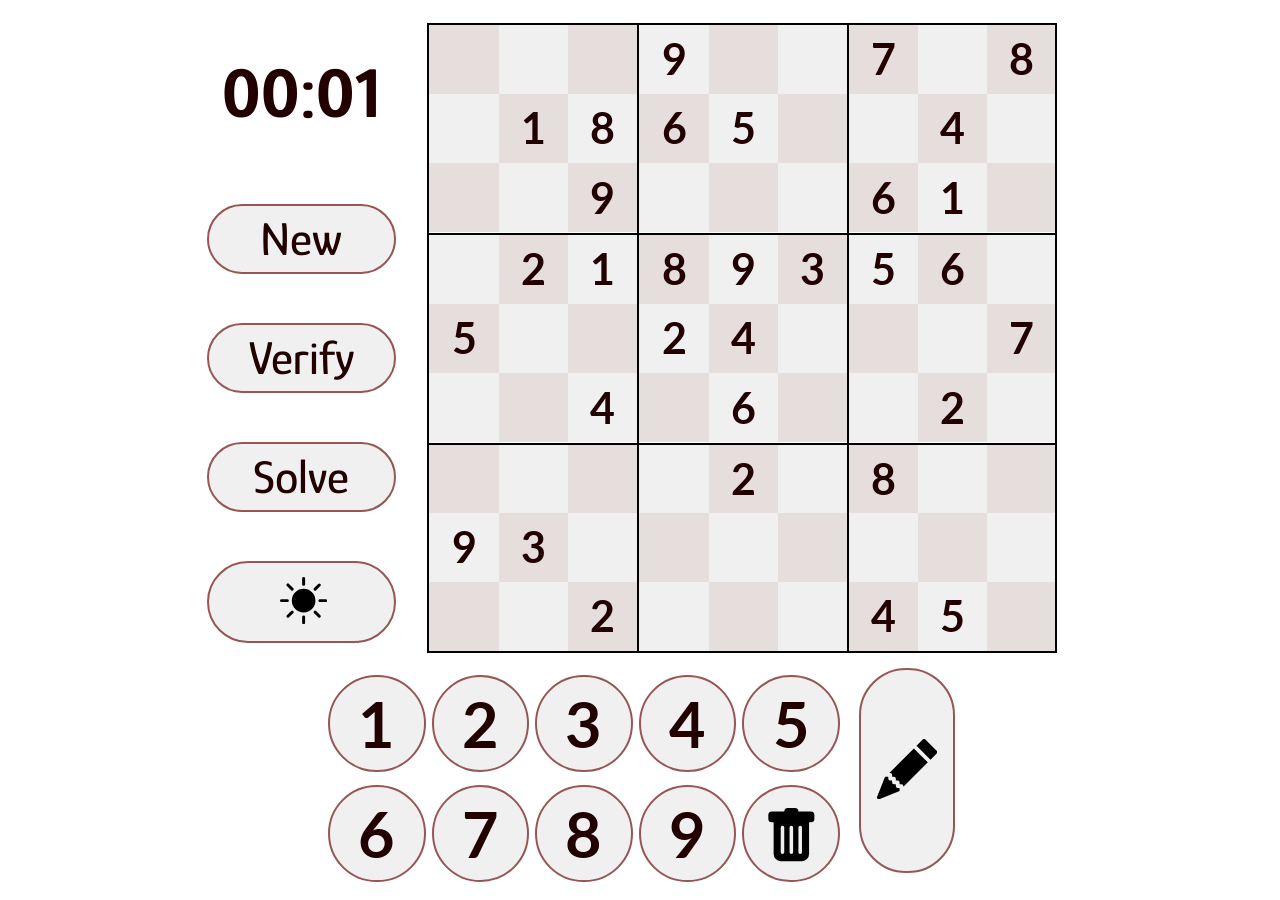
<file: sudoku/index.html>
<!DOCTYPE html>
<html lang="en">

<head>
    <title>Sudoku</title>
    <meta content="width=device-width, initial-scale=1" name="viewport" />
    <link rel="shortcut icon" href="PuzzlePiece.ico" type="image/x-icon">
    <!-- link stylesheet to reset default css styles (this makes it consistent across browsers) -->
    <link rel="stylesheet" href="reset.css">
    <!-- link styles -->
    <link rel="stylesheet" href="styles.css">
    <!-- link fonts from google -->
    <link rel="preconnect" href="https://fonts.googleapis.com">
    <link rel="preconnect" href="https://fonts.gstatic.com" crossorigin>
    <link
        href="https://fonts.googleapis.com/css2?family=Glory:ital,wght@0,100;0,200;0,300;0,400;0,500;0,600;0,700;0,800;1,100;1,200;1,300;1,400;1,500;1,600;1,700;1,800&family=Lato:ital,wght@0,100;0,300;0,400;0,700;0,900;1,100;1,300;1,400;1,700;1,900&display=swap"
        rel="stylesheet">
    
</head>

<body class="lightTheme">


    </div>
    <div id="boardHolder">
        <div class="leftButtonsHolder">
            <div id="timer">00:00</div>
            <div class="defaultButton" id="new">New</span></div>
            <div class="defaultButton" id="verify">Verify</span></div>
            <div class="defaultButton" id="solve">Solve</span></div>
            <div class="defaultButton" id="submit">Submit</span></div>
            <div class="defaultButton" id="darktheme"><svg id="sunIcon" xmlns="http://www.w3.org/2000/svg" width="1em"
                    height="1em" class="bi bi-brightness-high-fill" viewBox="0 0 16 16">
                    <path
                        d="M12 8a4 4 0 1 1-8 0 4 4 0 0 1 8 0zM8 0a.5.5 0 0 1 .5.5v2a.5.5 0 0 1-1 0v-2A.5.5 0 0 1 8 0zm0 13a.5.5 0 0 1 .5.5v2a.5.5 0 0 1-1 0v-2A.5.5 0 0 1 8 13zm8-5a.5.5 0 0 1-.5.5h-2a.5.5 0 0 1 0-1h2a.5.5 0 0 1 .5.5zM3 8a.5.5 0 0 1-.5.5h-2a.5.5 0 0 1 0-1h2A.5.5 0 0 1 3 8zm10.657-5.657a.5.5 0 0 1 0 .707l-1.414 1.415a.5.5 0 1 1-.707-.708l1.414-1.414a.5.5 0 0 1 .707 0zm-9.193 9.193a.5.5 0 0 1 0 .707L3.05 13.657a.5.5 0 0 1-.707-.707l1.414-1.414a.5.5 0 0 1 .707 0zm9.193 2.121a.5.5 0 0 1-.707 0l-1.414-1.414a.5.5 0 0 1 .707-.707l1.414 1.414a.5.5 0 0 1 0 .707zM4.464 4.465a.5.5 0 0 1-.707 0L2.343 3.05a.5.5 0 1 1 .707-.707l1.414 1.414a.5.5 0 0 1 0 .708z" />
                </svg></div>
        </div>
        <div class="sudokuBoard sudokuSize">

            <!--boxes go here-->
        </div>
        <div class="menu sudokuSize" id="newMenu">
            <h1>Choose A Preset Below</h1>
            <div class="horizontalHolder">
                <div class="smallButton" id="veryEasy">Very Easy</div>
                <div class="smallButton" id="easy">Easy</div>
                <div class="smallButton" id="medium">Medium</div>
                <div class="smallButton" id="hard">Hard</div>
            </div>
            <h1>Or Enter How Many Cells You Want Filled</h1>
            <div class="horizontalHolder">
                <input type="number" placeholder="Cells Filled" id="cellsInput">
            </div>
            <h1>Or Input Your Own Sudoku To Solve</h1>
            <div class="horizontalHolder">
                <div class="smallButton" id="input">Input</div>
            </div>
            <div class="goHolder">
                <div class="smallButton" id="go">Go!</div>
                <span class="smallButton" id="exit"><svg id="x" xmlns="http://www.w3.org/2000/svg" width="1.5em"
                        height="1.5em" class="bi bi-x" viewBox="0 0 16 16">
                        <path
                            d="M4.646 4.646a.5.5 0 0 1 .708 0L8 7.293l2.646-2.647a.5.5 0 0 1 .708.708L8.707 8l2.647 2.646a.5.5 0 0 1-.708.708L8 8.707l-2.646 2.647a.5.5 0 0 1-.708-.708L7.293 8 4.646 5.354a.5.5 0 0 1 0-.708z" />
                    </svg></span>
            </div>
        </div>
        <div class="rightButtonsHolder">
            <div class="circleHolder">
                <!-- circles go here -->
            </div>
            <div class="candidateNumbersButton"><span class="innerCircle"><svg id="pencilIcon"
                        xmlns="http://www.w3.org/2000/svg" width="0.85em" height="0.85em" class="bi bi-pencil-fill"
                        viewBox="0 0 16 16">
                        <path
                            d="M12.854.146a.5.5 0 0 0-.707 0L10.5 1.793 14.207 5.5l1.647-1.646a.5.5 0 0 0 0-.708l-3-3zm.646 6.061L9.793 2.5 3.293 9H3.5a.5.5 0 0 1 .5.5v.5h.5a.5.5 0 0 1 .5.5v.5h.5a.5.5 0 0 1 .5.5v.5h.5a.5.5 0 0 1 .5.5v.207l6.5-6.5zm-7.468 7.468A.5.5 0 0 1 6 13.5V13h-.5a.5.5 0 0 1-.5-.5V12h-.5a.5.5 0 0 1-.5-.5V11h-.5a.5.5 0 0 1-.5-.5V10h-.5a.499.499 0 0 1-.175-.032l-.179.178a.5.5 0 0 0-.11.168l-2 5a.5.5 0 0 0 .65.65l5-2a.5.5 0 0 0 .168-.11l.178-.178z" />
                    </svg></span></div>
        </div>


    </div>


    </div>
    <div id="toast" class="menu displayNone">
        <div class="toastHolder">
            <h1 id="toastParagraph">You need to enter a number between 28 and 80</h1>
            <div class="horizontalHolder">
                <div class="smallButton" id="ok">Ok!</div>
            </div>
        </div class="toastHolder">
    </div>

    <script src="sudokuBoard.js"></script>
    <script src="square.js"></script>
    <script src="timer.js"></script>
    <script src="newMenu.js"></script>
    <script src="circle.js"></script>
    <script src="button.js"></script>
    <script src="toast.js"></script>
    <script src="main.js"></script>
</body>

</html>
</file>
<file: sudoku/styles.css>
.lightTheme{
    --backgroundColor: #fff;
    --timerCompleted: rgb(16, 112, 19);
    --timerFailed: rgb(116, 14, 14);
    --correctColor: rgb(189, 255, 191);
    --incorrectColor: rgb(255, 203, 203);
    --squareColor1: #f1f0f1;
    --squareColor2: #e6dddd;
    --mouseHoverColor: #fcffef;
    --selectedColor: #ffffff;
    --textColor: #220000;
    --secondaryTextColor: #81002b;
    --borderColor: #000000;
    --smallBorderColor: #965656;
    --candidateNumberColor1: #352626;
    --candidateNumberColor2: #812424;
    --boxShadow1:rgba(0, 0, 0, 0.2);
    --boxShadow2:rgba(0, 0, 0, 0.19);
}
.darkTheme{
    --backgroundColor: #1a171a;
    --timerCompleted: rgb(189, 255, 191);
    --timerFailed: rgb(255, 203, 203);
    --correctColor: rgba(112, 255, 56, 0.25);
    --incorrectColor: rgba(255, 121, 121, 0.25);
    --squareColor1: #2e2830;
    --squareColor2: #3f3841;
    --mouseHoverColor: #1e0822;
    --selectedColor: #000000;
    --textColor: #ffebfc;
    --secondaryTextColor: #ff86ef;
    --borderColor: #000000;
    --smallBorderColor: #6b546a;
    --candidateNumberColor1: #fde0f9;
    --candidateNumberColor2: #c78ebf;
    --boxShadow1:rgba(255, 255, 255, 0.2);
    --boxShadow2:rgba(255, 255, 255, 0.19);
}
*{
    box-sizing: border-box;
    transition: color 0.5s, background-color 0.5s, border-radius 0.5s, filter 0.5s;
}
#ok{
    width:3em;
    margin-bottom:2em;
}
.menu{
    border-radius: 2em;
    background-color: var(--selectedColor);
    box-shadow: 0em 0em 0.6em 0.3em var(--boxShadow1), 0.8em 0.8em 3em 0.3em var(--boxShadow1);
}
#toastParagraph{
    margin: 1em 0.5em;
}
#toast{
        width:20em;
        height:20em;
        position: fixed;
        top: 50%;
        left: 50%;
        transform: translate(-50%, -50%);
}


#x{
    margin-top: 0.3em;
}
#exit{
    position: relative;
    bottom:17.8em;
    right:1.4em;
    padding:0em 0.3em;
}
h1{
    text-align: center;
    color:var(--textColor);
    font-size: 2.2em;
    font-family:Glory;
    font-weight: 500;
    margin-top:1.2em;
    margin-bottom: 1.2em;
}
.horizontalHolder{
    display: flex;
    justify-content: space-evenly;
}
.toastHolder{
    height:100%;
    display: flex;
    flex-direction: column;
    justify-content: space-between;
}
.goHolder{
    display: flex;
    justify-content: end;
    
}
#go{
    position: relative;
    bottom:1.5em;
    left:0.5em;
}
.smallButton{
    text-align: center;
    cursor:pointer;
    margin: 0.2em 0em;
    font-size: 2em;
    font-family: Glory;
    border: solid var(--smallBorderColor) 0.05em;
    padding:0.5em;
    background-color: var(--squareColor1);
    border-radius: 0.9em;
    color:var(--textColor);
    font-weight: 500;
    user-select: none;
    transition: border-radius 0.3s linear, background-color 0.2s;
}
.smallButton:not(.selected):hover {
    border-radius:0.7em;
    background-color: var(--mouseHoverColor);
    border-color: var(--smallBorderColor);
}
input{
    background-color: var(--squareColor1);
    border-radius: 0.7em;
    color:var(--textColor);
    border: solid var(--smallBorderColor) 0.1em;
    font-size: 1.7em;
    padding: 0.5em;
}
input.selected{
    background-color: var(--selectedColor);
    border-radius: 0.6em;
    box-shadow: 0 0.3em 0.6em 0 var(--boxShadow1), 0 0.4em 1.5em 0 var(--boxShadow1);
}
.smallButton.selected {
    background-color: var(--selectedColor);
    border-radius: 0.6em;
    box-shadow: 0 0.3em 0.6em 0 var(--boxShadow1), 0 0.4em 1.5em 0 var(--boxShadow1);
}
.sudokuBoard{
    display:flex;
    flex-direction: column;
    justify-content: space-around;
    
}
.sudokuSize{
    width:90vh;
    height:90vh;
}
.darkTheme svg{filter: invert(95%) sepia(95%) saturate(19%) hue-rotate(324deg) brightness(104%) contrast(106%);}
button{
    padding:1em;
    border-radius:2em;
    font-size: 1em;
}
.circle{
    display:flex;
    flex-direction: column;
    justify-content: space-around;
    align-items: center;
    border: solid var(--smallBorderColor) 0.15em;
    background-color: var(--squareColor1);
    cursor:pointer;
    border-radius:50%;
    width:6.2em;
    height:6.2em;
    transition: border-radius 0.3s linear, background-color 0.2s, box-shadow 0.3s, border-color 0.5s;
}
.circle:not(.selected):hover {
    border-radius:2.5em;
    background-color: var(--mouseHoverColor);
    border-color: var(--smallBorderColor);
}
.circle.selected{
    background-color: var(--selectedColor);
    border-radius: 2em;
    box-shadow: 0 0.3em 0.6em 0 var(--boxShadow1), 0 0.4em 1.5em 0 var(--boxShadow1);
}
.circle span{
    text-align: center;
    font-family: Lato;
    font-weight: 700;
    font-size:4em;
    user-select: none;
    color: var(--textColor);
}
.displayNone{
    display:none !important;
}
.displayHidden{
    visibility: hidden !important;
}
.defaultButton{
    width:4em;
    text-align: center;
    cursor:pointer;
    margin: 0.2em 0em;
    font-size: 3em;
    font-family: Glory;
    border: solid var(--smallBorderColor) 0.05em;
    padding:0.2em;
    background-color: var(--squareColor1);
    border-radius: 1em;
    color:var(--textColor);
    font-weight: 500;
    user-select: none;
    transition: border-radius 0.3s linear, background-color 0.2s;
}
.defaultButton:not(.selected):hover {
    border-radius:0.6em;
    background-color: var(--mouseHoverColor);
    border-color: var(--smallBorderColor);
}
#timer{
    color:var(--textColor);
    text-align: center;
    margin-top: 0.5em;
    margin-bottom: 0.5em;
    font-size: 4.5em;
    font-family: Glory;
    font-weight: 700;
    cursor:default;
    user-select: none;
}
#timer.completed{
    color:var(--timerCompleted)
}
#timer.failed{
    color:var(--timerFailed)
}
.rightButtonsHolder{
    display: flex;
    flex-direction: column;
    align-content: space-around;
    width:14em;
    height:40em;
    margin-left:2em;
}
.leftButtonsHolder{
    display: flex;
    flex-direction: column;
    justify-content: space-between;
    align-items: center;
    width:10em;
    height:40em;
    margin-right:3em;
}
.circleHolder{
    display: flex;
    flex-wrap: wrap;
    flex-direction: column;
    justify-content: space-around;
    align-items: center;
    width:14em;
    height:35em;
}
.candidateNumbersButton{
    margin:auto;
    margin-top:1em;
    display:flex;
    flex-direction: column;
    justify-content: space-around;
    align-items: center;
    border: solid var(--smallBorderColor) 0.15em;
    background-color: var(--squareColor1);
    cursor:pointer;
    border-radius:3em;
    width:13em;
    height:6.5em;
    transition: border-radius 0.3s linear, background-color 0.2s, box-shadow 0.3s, border-color 0.5s;
}
.candidateNumbersButton:not(.selected):hover{
    border-radius:2.5em;
    background-color: var(--mouseHoverColor);
    border-color: var(--smallBorderColor);
}
.candidateNumbersButton.selected{
    background-color: var(--selectedColor);
    border-radius: 2em;
    box-shadow: 0 0.3em 0.6em 0 var(--boxShadow1), 0 0.4em 1.5em 0 var(--boxShadow2);
}
.candidateNumberHolder{
    display:flex;
    flex-direction: row;
    justify-content: space-around;
    flex-wrap:wrap;
    align-content: space-around;
    width:3em;
    height:3em;
    margin:auto;
}
.candidateNumber{
    width:1em;
    height:1em;
    text-align: center;
    font-family: Lato;
    font-weight: 900;
    font-size:1em;
    user-select: none;
}
.candidateNumber:nth-of-type(2n-1){
    color:var(--candidateNumberColor1);
}
.candidateNumber:nth-of-type(2n){
    color:var(--candidateNumberColor2);
}
:hover>.numberHover{
    background-color: var(--mouseHoverColor);
    border-radius: 40%;
}
.numberHover{
    display:flex;
    flex-direction: column;
    justify-content: space-around;
    align-content: space-around;
    transition: border-radius 0.3s linear, background-color 0.5s, box-shadow 0.3s;
    width:3.6em;
    height:3.6em;
    border-radius: 50%;
}
.selected .numberHover{
    background-color: var(--selectedColor);
    border-radius: 30%;
    box-shadow: 0 0.3em 0.6em 0 var(--boxShadow1), 0 0.4em 1.5em 0 var(--boxShadow2);
}
.correct .numberHover{
    background-color: var(--correctColor);
}
.incorrect .numberHover{
    background-color: var(--incorrectColor);
}


.numberDisplay{
    text-align: center;
    font-family: Lato;
    font-weight: 700;
    font-size:2.7em;
    user-select: none;
    color:var(--secondaryTextColor)
}
.locked .numberDisplay{
    color:var(--textColor)
}
.smallSquareChecker1{
    background-color: var(--squareColor1);
}
.smallSquareChecker2{
    background-color: var(--squareColor2);
}

body{
    
    font-size:2.25vh;
    background-color: var(--backgroundColor);
}

#boardHolder{
    transition: margin-top 0.3s ease-in-out;
    margin-top: 5vh;
    display:flex;
    justify-content: center;
    /* height:100vh; */
}

.square:not(:nth-of-type(3)){
    border-right:0;
}
.row:not(:nth-of-type(3))>.square{
    border-bottom-width: 0;
}
.smallSquare:nth-of-type(1){
    border-left-width:0;
}
.row:nth-of-type(1)>.smallSquare{
    border-top-width: 0;
}
.smallSquare:nth-of-type(3){
    border-right-width:0;
}
.row:nth-of-type(3)>.smallSquare{
    border-bottom-width: 0;
}
.row{
    display:flex;
    flex-direction: row;
    justify-content: space-around;
    flex-grow: 1;
    flex-basis: 33%;
    width:100%;
}
.square{
    height: 100%;
    flex-basis: 33%;
    flex-grow: 1;
}
.darkTheme .smallSquare{
    border-width: 0;
}
.largeSquare{
    border: solid var(--borderColor) 0.15em;
    
    display:flex;
    flex-direction: column;
    justify-content: space-around;
}
.smallSquare{
    display:flex;
    flex-direction: column;
    justify-content: space-around;
    align-items: center;
    cursor:pointer;
}
#binIcon{
    margin-top:0.2em;
}
#pencilIcon{
    margin-top:0em;
    font-size:4.5em;
}
#sunIcon{
    margin-top:0.1em;
    font-size:1em;
    margin-left: 0.1em;
}

@media (max-aspect-ratio:8/5){
     .rightButtonsHolder{
        width:40em;
        height:14em;
        margin-top: 1em;
        margin-left: 25vh;
        margin-right:25vh;
        flex-direction: row;
    } 
    .candidateNumbersButton{
        margin-top:0em;
        margin-left:1em;
        flex-direction: row;
        width:6.5em;
        height:13em;
    }
    .circleHolder{
        
        flex-direction: row;
        width:35em;
        height:14em;
    }
    .sudokuSize{
        width:70vh;
        height:70vh;
    }
    #boardHolder{
        margin-top: 2.5vh;
        flex-wrap: wrap;
    }
    body{
        font-size:1.75vh;
    }
}
@media (max-aspect-ratio:1/1){
    .sudokuSize{
        width:100vw;
        height:100vw;
    }
    #boardHolder{
        margin-top: 0;
    }
    .rightButtonsHolder{
        width:40em;
        height:14em;
        margin-top: 1em;
        margin-left: 0vh;
        margin-right:0vh;
        flex-direction: row;
        font-size:0.8em;
    } 
    body{
        font-size:2.5vw;
    }
    .leftButtonsHolder{
        flex-direction: row;
        justify-content: space-evenly;
        margin-right: 0;
        font-size: 0.5em;
        width:100vw;
        height:10em;
    }
    #timer{
        margin: 0;
    }
}
</file>
